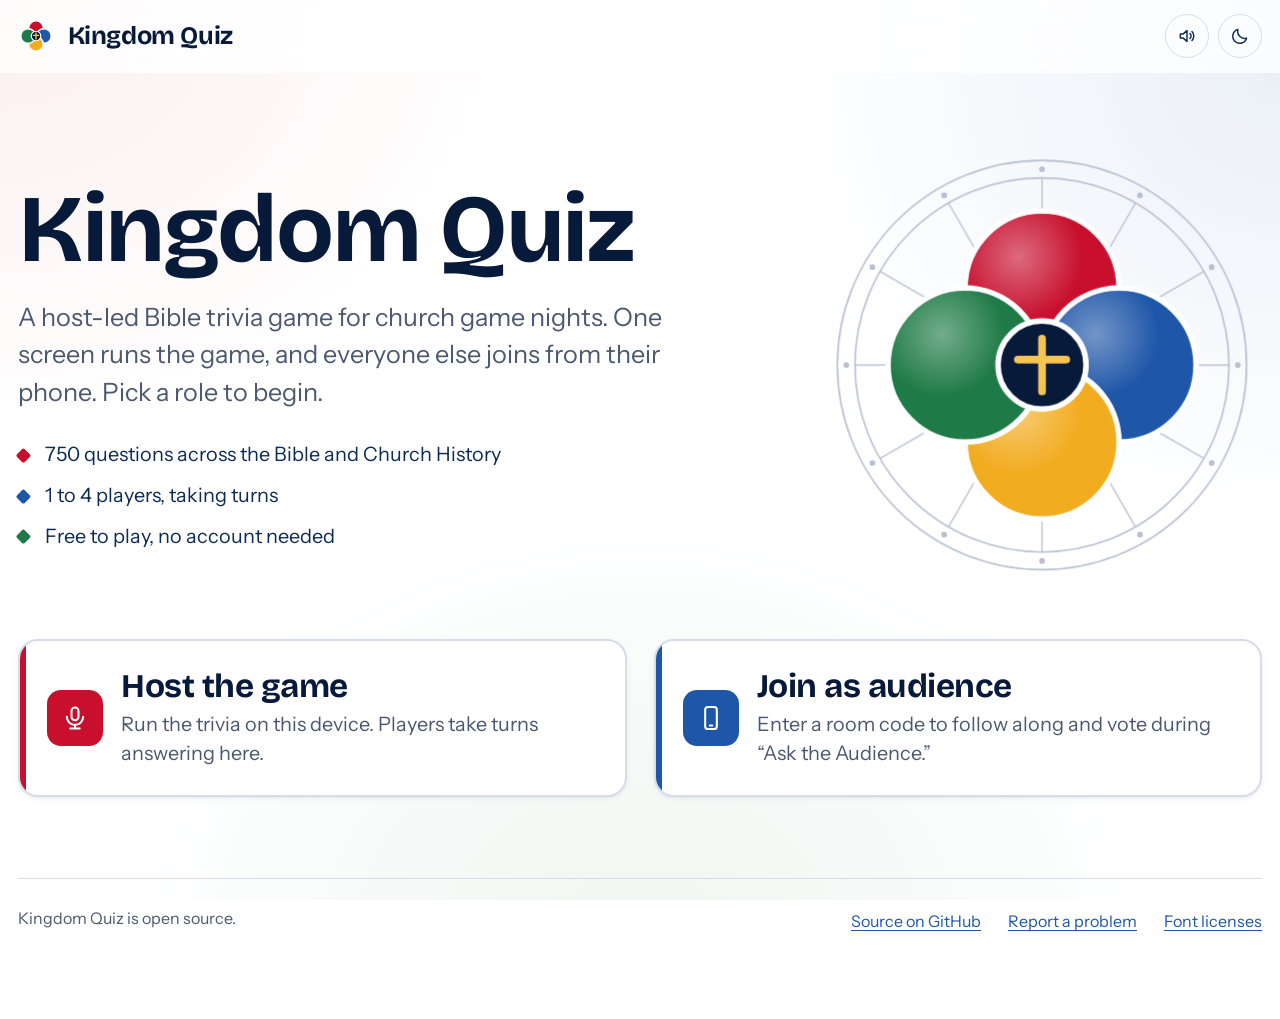
<file: index.html>
<!DOCTYPE html>
<html lang="en">
<head>
<meta charset="UTF-8" />
<meta name="viewport" content="width=device-width, initial-scale=1, viewport-fit=cover" />
<title>Kingdom Quiz — Bible Trivia Night</title>
<meta name="description" content="A free, host-led Bible trivia game for church game nights. One screen runs the game and everyone else joins from their phone to vote. 750 questions across the Bible and Church History." />
<link rel="canonical" href="%SITE_URL%" />
<meta name="robots" content="index, follow" />
<meta name="color-scheme" content="light dark" />
<meta name="theme-color" content="#ffffff" />
<meta name="application-name" content="Kingdom Quiz" />
<meta name="apple-mobile-web-app-title" content="Kingdom Quiz" />
<meta name="mobile-web-app-capable" content="yes" />
<meta name="apple-mobile-web-app-capable" content="yes" />
<meta name="apple-mobile-web-app-status-bar-style" content="default" />

<!-- Content Security Policy. Firebase (audience voting) is the only third party. -->
<meta http-equiv="Content-Security-Policy" content="default-src 'self'; script-src 'self' https://www.gstatic.com; style-src 'self'; img-src 'self' data:; font-src 'self'; connect-src 'self' https://*.googleapis.com https://*.firebaseio.com wss://*.firebaseio.com https://*.firebasedatabase.app wss://*.firebasedatabase.app; manifest-src 'self'; worker-src 'self'; frame-src 'none'; object-src 'none'; base-uri 'self'; form-action 'none'" />
<meta name="referrer" content="strict-origin-when-cross-origin" />

<!-- Social previews -->
<meta property="og:type" content="website" />
<meta property="og:site_name" content="Kingdom Quiz" />
<meta property="og:title" content="Kingdom Quiz — Bible Trivia Night" />
<meta property="og:description" content="A host-led Bible trivia game for church game nights. Run it on one screen; everyone joins from their phone." />
<meta property="og:url" content="%SITE_URL%" />
<meta property="og:image" content="%SITE_URL%assets/og-image.png" />
<meta property="og:image:width" content="1200" />
<meta property="og:image:height" content="630" />
<meta property="og:image:alt" content="Kingdom Quiz: a four-color rose window beside the words Kingdom Quiz and Bible trivia night." />
<meta name="twitter:card" content="summary_large_image" />
<meta name="twitter:title" content="Kingdom Quiz — Bible Trivia Night" />
<meta name="twitter:description" content="A host-led Bible trivia game for church game nights. Run it on one screen; everyone joins from their phone." />
<meta name="twitter:image" content="%SITE_URL%assets/og-image.png" />

<!-- Icons and manifest -->
<link rel="icon" href="favicon.svg" type="image/svg+xml" />
<link rel="icon" href="favicon.ico" sizes="48x48" />
<link rel="apple-touch-icon" href="assets/icons/apple-touch-icon.png" />
<link rel="manifest" href="manifest.webmanifest" />

<!-- Sets light or dark before first paint so the page never flashes the wrong theme -->
<script src="js/theme-init.js"></script>

<link rel="preload" href="assets/fonts/bricolage-700.woff" as="font" type="font/woff" crossorigin />
<link rel="preload" href="assets/fonts/instrument-400.woff" as="font" type="font/woff" crossorigin />
<link rel="stylesheet" href="css/tokens.css" />
<link rel="stylesheet" href="css/style.css" />
<script type="module" src="js/app.js"></script>

<script type="application/ld+json">
{
  "@context": "https://schema.org",
  "@type": "WebApplication",
  "name": "Kingdom Quiz",
  "description": "A host-led Bible trivia game for church game nights, with 600 Bible questions and 150 Church History questions.",
  "url": "%SITE_URL%",
  "applicationCategory": "GameApplication",
  "operatingSystem": "Any",
  "browserRequirements": "Requires JavaScript",
  "isAccessibleForFree": true,
  "inLanguage": "en"
}
</script>
</head>
<body>

<!-- ============ Icon sprite (stroke icons, 24px grid) ============ -->
<svg class="sprite" width="0" height="0" aria-hidden="true" focusable="false">
  <defs>
    <symbol id="i-mic" viewBox="0 0 24 24"><rect x="9" y="3" width="6" height="11" rx="3"/><path d="M5 11a7 7 0 0 0 14 0M12 18v3M8 21h8"/></symbol>
    <symbol id="i-phone" viewBox="0 0 24 24"><rect x="7" y="2.5" width="10" height="19" rx="2.5"/><path d="M11 18.5h2"/></symbol>
    <symbol id="i-turns" viewBox="0 0 24 24"><path d="M17 3l3 3-3 3"/><path d="M4 11V9a3 3 0 0 1 3-3h13"/><path d="M7 21l-3-3 3-3"/><path d="M20 13v2a3 3 0 0 1-3 3H4"/></symbol>
    <symbol id="i-trophy" viewBox="0 0 24 24"><path d="M8 4h8v6a4 4 0 0 1-8 0V4z"/><path d="M8 6H5a1 1 0 0 0-1 1c0 2.2 1.8 4 4 4M16 6h3a1 1 0 0 1 1 1c0 2.2-1.8 4-4 4"/><path d="M12 14v4M8.5 21h7M9.5 18h5"/></symbol>
    <symbol id="i-cards" viewBox="0 0 24 24"><rect x="3.5" y="7" width="11" height="14" rx="2"/><path d="M8.5 7V5a2 2 0 0 1 2-2h8a2 2 0 0 1 2 2v10a2 2 0 0 1-2 2h-1.5"/></symbol>
    <symbol id="i-bell" viewBox="0 0 24 24"><path d="M6 16v-5a6 6 0 1 1 12 0v5l1.5 2h-15L6 16z"/><path d="M10 21a2 2 0 0 0 4 0"/></symbol>
    <symbol id="i-crown" viewBox="0 0 24 24"><path d="M3.5 19h17M4.5 7l4.5 5 3-7 3 7 4.5-5-1.5 12h-13L4.5 7z"/></symbol>
    <symbol id="i-split" viewBox="0 0 24 24"><circle cx="12" cy="12" r="9"/><path d="M12 3a9 9 0 0 1 0 18z" fill="currentColor"/></symbol>
    <symbol id="i-call" viewBox="0 0 24 24"><path d="M5 4h4l2 5-2.5 1.5a11 11 0 0 0 5 5L15 13l5 2v4a2 2 0 0 1-2 2A16 16 0 0 1 3 6a2 2 0 0 1 2-2z"/></symbol>
    <symbol id="i-users" viewBox="0 0 24 24"><circle cx="9" cy="8" r="3.5"/><path d="M2.5 20a6.5 6.5 0 0 1 13 0"/><path d="M16 4.6a3.5 3.5 0 0 1 0 6.8M18 14.2a6.5 6.5 0 0 1 3.5 5.8"/></symbol>
    <symbol id="i-vote" viewBox="0 0 24 24"><rect x="3.5" y="3.5" width="17" height="17" rx="4"/><path d="M8 12.5l3 3 5-6"/></symbol>
    <symbol id="i-volume" viewBox="0 0 24 24"><path d="M4 9.5v5h3.5L12 18.5v-13L7.5 9.5H4z"/><path d="M15.5 9a4 4 0 0 1 0 6M18 6.5a8 8 0 0 1 0 11"/></symbol>
    <symbol id="i-volume-off" viewBox="0 0 24 24"><path d="M4 9.5v5h3.5L12 18.5v-13L7.5 9.5H4z"/><path d="M16 9.5l5 5M21 9.5l-5 5"/></symbol>
    <symbol id="i-home" viewBox="0 0 24 24"><path d="M3.5 11L12 3.5 20.5 11"/><path d="M5.5 9.5V20h13V9.5"/><path d="M10 20v-6h4v6"/></symbol>
    <symbol id="i-sun" viewBox="0 0 24 24"><circle cx="12" cy="12" r="4"/><path d="M12 2.5v2M12 19.5v2M4.6 4.6L6 6M18 18l1.4 1.4M2.5 12h2M19.5 12h2M4.6 19.4L6 18M18 6l1.4-1.4"/></symbol>
    <symbol id="i-moon" viewBox="0 0 24 24"><path d="M20 14.5A8.5 8.5 0 0 1 9.5 4a8.5 8.5 0 1 0 10.5 10.5z"/></symbol>
    <symbol id="i-check" viewBox="0 0 24 24"><path d="M4.5 12.5l5 5L19.5 7"/></symbol>
    <symbol id="i-x" viewBox="0 0 24 24"><path d="M6 6l12 12M18 6L6 18"/></symbol>
    <symbol id="i-restart" viewBox="0 0 24 24"><path d="M4 12a8 8 0 1 0 2.6-5.9"/><path d="M4 4v4.5h4.5"/></symbol>
    <symbol id="i-skip" viewBox="0 0 24 24"><path d="M5 5l9 7-9 7V5z"/><path d="M18 5v14"/></symbol>
    <symbol id="i-next" viewBox="0 0 24 24"><path d="M5 12h14M13 6l6 6-6 6"/></symbol>
    <symbol id="i-book" viewBox="0 0 24 24"><path d="M12 6.5C10 5 7 4.5 4 5v13c3-.5 6 0 8 1.5 2-1.5 5-2 8-1.5V5c-3-.5-6 0-8 1.5z"/><path d="M12 6.5v13"/></symbol>
    <symbol id="i-church" viewBox="0 0 24 24"><path d="M12 2v5M10 4h4"/><path d="M12 7l6 4v9H6v-9l6-4z"/><path d="M10 20v-4a2 2 0 0 1 4 0v4"/></symbol>
    <symbol id="i-eye" viewBox="0 0 24 24"><path d="M2.5 12S6 5.5 12 5.5 21.5 12 21.5 12 18 18.5 12 18.5 2.5 12 2.5 12z"/><circle cx="12" cy="12" r="3"/></symbol>
    <symbol id="i-hash" viewBox="0 0 24 24"><path d="M5 9h15M4 15h15M10 3.5L8 20.5M16 3.5L14 20.5"/></symbol>
    <symbol id="i-alert" viewBox="0 0 24 24"><path d="M12 3.5l9.5 16.5h-19L12 3.5z"/><path d="M12 10v4.5M12 17.5h.01"/></symbol>
    <symbol id="i-info" viewBox="0 0 24 24"><circle cx="12" cy="12" r="9"/><path d="M12 11v5.5M12 7.5h.01"/></symbol>

    <!-- Brand mark: four lobes in the four answer colors, a cross at the heart -->
    <symbol id="logo-mark" viewBox="0 0 64 64">
      <circle cx="32" cy="18" r="13" fill="#c8102e" stroke="currentColor" stroke-width="2.5"/>
      <circle cx="46" cy="32" r="13" fill="#1e56a8" stroke="currentColor" stroke-width="2.5"/>
      <circle cx="32" cy="46" r="13" fill="#f2ac1f" stroke="currentColor" stroke-width="2.5"/>
      <circle cx="18" cy="32" r="13" fill="#1e7a46" stroke="currentColor" stroke-width="2.5"/>
      <circle cx="32" cy="32" r="8.5" fill="#081a3a" stroke="currentColor" stroke-width="2"/>
      <path d="M32 26.5v11M27.5 31h9" stroke="#f6c453" stroke-width="2.4" stroke-linecap="round" fill="none"/>
    </symbol>
  </defs>
</svg>

<a class="skip-link" href="#main">Skip to content</a>

<!-- Screen-reader announcements (scores, results, errors) -->
<div id="live" class="sr-only" role="status" aria-live="polite" aria-atomic="true"></div>

<!-- Confetti burst layer (decorative) -->
<div id="confettiLayer" class="confetti-layer" aria-hidden="true"></div>

<header class="site-header" id="siteHeader">
  <div class="header-inner">
    <span class="brand">
      <svg class="logo" aria-hidden="true" focusable="false"><use href="#logo-mark"/></svg>
      <span class="brand-name">Kingdom Quiz</span>
    </span>
    <div class="header-actions">
      <span id="roomBadge" class="room-badge" hidden></span>
      <button id="homeBtn" class="icon-btn" type="button" aria-label="Leave and go home" title="Leave and go home" hidden>
        <svg class="icon" aria-hidden="true"><use href="#i-home"/></svg>
      </button>
      <button id="muteBtn" class="icon-btn" type="button" aria-label="Sound is on. Turn sound off" aria-pressed="false" title="Sound on">
        <svg class="icon icon-on" aria-hidden="true"><use href="#i-volume"/></svg>
        <svg class="icon icon-off" aria-hidden="true"><use href="#i-volume-off"/></svg>
      </button>
      <button id="themeBtn" class="icon-btn" type="button" aria-label="Switch to dark theme" title="Switch theme">
        <svg class="icon icon-sun" aria-hidden="true"><use href="#i-sun"/></svg>
        <svg class="icon icon-moon" aria-hidden="true"><use href="#i-moon"/></svg>
      </button>
    </div>
  </div>
</header>

<main id="main" class="app" tabindex="-1">

  <noscript>
    <div class="notice notice-warning">
      <svg class="icon" aria-hidden="true"><use href="#i-alert"/></svg>
      <p>Kingdom Quiz runs in your browser and needs JavaScript. Turn it on for this page, then reload.</p>
    </div>
  </noscript>

  <!-- ============ SCREEN: HOME / ROLE SELECT ============ -->
  <section id="screen-role" class="screen screen-home" aria-labelledby="homeTitle">
    <div class="home-hero">
      <div class="home-copy">
        <h1 id="homeTitle" class="display" tabindex="-1">Kingdom Quiz</h1>
        <p class="lede">A host-led Bible trivia game for church game nights. One screen runs the game, and everyone else joins from their phone. Pick a role to begin.</p>
        <ul class="fact-list">
          <li>750 questions across the Bible and Church History</li>
          <li>1 to 4 players, taking turns</li>
          <li>Free to play, no account needed</li>
        </ul>
      </div>

      <div class="home-window" aria-hidden="true">
        <svg viewBox="0 0 400 400" class="rose" focusable="false">
          <defs>
            <radialGradient id="shine" cx="35%" cy="30%" r="75%">
              <stop offset="0" stop-color="#fff" stop-opacity="0.38"/>
              <stop offset="0.55" stop-color="#fff" stop-opacity="0"/>
            </radialGradient>
          </defs>
          <g class="rose-tracery">
            <circle cx="200" cy="200" r="186"/>
            <circle cx="200" cy="200" r="170"/>
            <line x1="200" y1="112" x2="200" y2="30"/>
            <line x1="244" y1="123.8" x2="285" y2="52.8"/>
            <line x1="276.2" y1="156" x2="347.2" y2="115"/>
            <line x1="288" y1="200" x2="370" y2="200"/>
            <line x1="276.2" y1="244" x2="347.2" y2="285"/>
            <line x1="244" y1="276.2" x2="285" y2="347.2"/>
            <line x1="200" y1="288" x2="200" y2="370"/>
            <line x1="156" y1="276.2" x2="115" y2="347.2"/>
            <line x1="123.8" y1="244" x2="52.8" y2="285"/>
            <line x1="112" y1="200" x2="30" y2="200"/>
            <line x1="123.8" y1="156" x2="52.8" y2="115"/>
            <line x1="156" y1="123.8" x2="115" y2="52.8"/>
          </g>
          <g class="rose-beads">
            <circle cx="200" cy="22" r="2.6"/><circle cx="289" cy="45.8" r="2.6"/><circle cx="354.2" cy="111" r="2.6"/>
            <circle cx="378" cy="200" r="2.6"/><circle cx="354.2" cy="289" r="2.6"/><circle cx="289" cy="354.2" r="2.6"/>
            <circle cx="200" cy="378" r="2.6"/><circle cx="111" cy="354.2" r="2.6"/><circle cx="45.8" cy="289" r="2.6"/>
            <circle cx="22" cy="200" r="2.6"/><circle cx="45.8" cy="111" r="2.6"/><circle cx="111" cy="45.8" r="2.6"/>
          </g>
          <g class="rose-lobes">
            <g class="lobe lobe-a"><circle cx="200" cy="130" r="70" fill="#c8102e"/><circle cx="200" cy="130" r="70" fill="url(#shine)"/></g>
            <g class="lobe lobe-b"><circle cx="270" cy="200" r="70" fill="#1e56a8"/><circle cx="270" cy="200" r="70" fill="url(#shine)"/></g>
            <g class="lobe lobe-c"><circle cx="200" cy="270" r="70" fill="#f2ac1f"/><circle cx="200" cy="270" r="70" fill="url(#shine)"/></g>
            <g class="lobe lobe-d"><circle cx="130" cy="200" r="70" fill="#1e7a46"/><circle cx="130" cy="200" r="70" fill="url(#shine)"/></g>
          </g>
          <g class="rose-heart">
            <circle cx="200" cy="200" r="40" fill="#081a3a"/>
            <path d="M200 176v48M178 195h44" stroke="#f6c453" stroke-width="7" stroke-linecap="round" fill="none"/>
          </g>
        </svg>
      </div>
    </div>

    <div class="role-grid" role="group" aria-label="Choose your role">
      <button class="role-card role-card-host" type="button" data-role="host">
        <span class="role-icon"><svg class="icon" aria-hidden="true"><use href="#i-mic"/></svg></span>
        <span class="role-text">
          <span class="role-title">Host the game</span>
          <span class="role-desc">Run the trivia on this device. Players take turns answering here.</span>
        </span>
      </button>
      <button class="role-card role-card-audience" type="button" data-role="audience">
        <span class="role-icon"><svg class="icon" aria-hidden="true"><use href="#i-phone"/></svg></span>
        <span class="role-text">
          <span class="role-title">Join as audience</span>
          <span class="role-desc">Enter a room code to follow along and vote during “Ask the Audience.”</span>
        </span>
      </button>
    </div>

    <footer class="home-footer">
      <p>Kingdom Quiz is open source.</p>
      <nav aria-label="Project links">
        <a href="https://github.com/rccgkd/bible-trivia-game" target="_blank" rel="noopener noreferrer">Source on GitHub</a>
        <a href="https://github.com/rccgkd/bible-trivia-game/issues/new/choose" target="_blank" rel="noopener noreferrer">Report a problem</a>
        <a href="assets/fonts/OFL-BricolageGrotesque.txt">Font licenses</a>
      </nav>
    </footer>
  </section>

  <!-- ============ SCREEN: HOST TUTORIAL ============ -->
  <section id="screen-rules" class="screen narrow" aria-labelledby="rulesTitle" hidden>
    <div class="panel">
      <h1 id="rulesTitle" class="display-sm" tabindex="-1">How to play</h1>
      <p class="lede lede-sm">A 60-second walkthrough before we start. Here is everything you will see on screen.</p>

      <div class="tutorial-grid">
        <article class="tutorial-card">
          <span class="tutorial-icon"><svg class="icon" aria-hidden="true"><use href="#i-turns"/></svg></span>
          <h2 class="tutorial-title">Turns</h2>
          <p>One to four players take turns answering, one question at a time, going around the table.</p>
        </article>
        <article class="tutorial-card">
          <span class="tutorial-icon"><svg class="icon" aria-hidden="true"><use href="#i-trophy"/></svg></span>
          <h2 class="tutorial-title">Scoring</h2>
          <p class="pill-row">
            <span class="pill pill-good">+10 correct</span>
            <span class="pill pill-bad">−5 wrong</span>
            <span class="pill">0 pass</span>
          </p>
        </article>
        <article class="tutorial-card">
          <span class="tutorial-icon"><svg class="icon" aria-hidden="true"><use href="#i-cards"/></svg></span>
          <h2 class="tutorial-title">Lifelines</h2>
          <p>Each player gets these <strong>once per game</strong>:</p>
          <ul class="tutorial-sublist">
            <li><strong>50:50</strong> removes two wrong options</li>
            <li><strong>Phone a Friend</strong> gives 30 seconds to ask someone</li>
            <li><strong>Ask the Audience</strong> lets everyone vote live</li>
          </ul>
        </article>
        <article class="tutorial-card">
          <span class="tutorial-icon"><svg class="icon" aria-hidden="true"><use href="#i-mic"/></svg></span>
          <h2 class="tutorial-title">Host control</h2>
          <p>Only the host reveals answers and moves the game to the next turn.</p>
        </article>
        <article class="tutorial-card">
          <span class="tutorial-icon"><svg class="icon" aria-hidden="true"><use href="#i-bell"/></svg></span>
          <h2 class="tutorial-title">Score pop-up</h2>
          <p>After every answer, a quick pop-up shows the points earned and the running total, then it is straight to the next turn.</p>
        </article>
        <article class="tutorial-card">
          <span class="tutorial-icon"><svg class="icon" aria-hidden="true"><use href="#i-crown"/></svg></span>
          <h2 class="tutorial-title">Winning</h2>
          <p>Once everyone’s questions are done, the highest score wins the crown.</p>
        </article>
      </div>

      <button id="rulesContinueBtn" class="btn btn-primary btn-block" type="button">Got it, let’s set up</button>
    </div>
  </section>

  <!-- ============ SCREEN: AUDIENCE TUTORIAL ============ -->
  <section id="screen-audience-tutorial" class="screen narrow" aria-labelledby="audTutTitle" hidden>
    <div class="panel">
      <h1 id="audTutTitle" class="display-sm" tabindex="-1">Joining as audience</h1>
      <p class="lede lede-sm">Here is what happens on your phone during the game.</p>

      <div class="tutorial-grid">
        <article class="tutorial-card">
          <span class="tutorial-icon"><svg class="icon" aria-hidden="true"><use href="#i-hash"/></svg></span>
          <h2 class="tutorial-title">Enter the code</h2>
          <p>Type the 4-character room code shown on the host’s screen.</p>
        </article>
        <article class="tutorial-card">
          <span class="tutorial-icon"><svg class="icon" aria-hidden="true"><use href="#i-eye"/></svg></span>
          <h2 class="tutorial-title">Watch and wait</h2>
          <p>You will see the current question and whose turn it is. No action is needed most of the time.</p>
        </article>
        <article class="tutorial-card">
          <span class="tutorial-icon"><svg class="icon" aria-hidden="true"><use href="#i-users"/></svg></span>
          <h2 class="tutorial-title">When it’s voting time</h2>
          <p>If the host uses “Ask the Audience,” your options light up. Tap the one you believe is right.</p>
        </article>
        <article class="tutorial-card">
          <span class="tutorial-icon"><svg class="icon" aria-hidden="true"><use href="#i-vote"/></svg></span>
          <h2 class="tutorial-title">One vote only</h2>
          <p>Once you tap an answer it is locked in. Watch the results fill live on the host’s screen.</p>
        </article>
      </div>

      <button id="audienceTutorialContinueBtn" class="btn btn-primary btn-block" type="button">Got it, join a room</button>
    </div>
  </section>

  <!-- ============ SCREEN: HOST SETUP ============ -->
  <section id="screen-host-setup" class="screen narrow" aria-labelledby="setupTitle" hidden>
    <form id="setupForm" class="panel" novalidate>
      <h1 id="setupTitle" class="display-sm" tabindex="-1">Set up your game</h1>

      <div class="field">
        <label for="playerCountSelect">How many players?</label>
        <select id="playerCountSelect" class="input">
          <option value="1">1 player</option>
          <option value="2" selected>2 players</option>
          <option value="3">3 players</option>
          <option value="4">4 players</option>
        </select>
      </div>

      <fieldset class="field">
        <legend>Player names</legend>
        <div id="playerNameInputs" class="name-grid"></div>
      </fieldset>

      <fieldset class="field">
        <legend>Question category</legend>
        <div class="chip-group" id="categoryRow">
          <label class="chip">
            <input type="radio" name="category" value="bible" checked />
            <span><svg class="icon" aria-hidden="true"><use href="#i-book"/></svg>Bible</span>
          </label>
          <label class="chip">
            <input type="radio" name="category" value="history" />
            <span><svg class="icon" aria-hidden="true"><use href="#i-church"/></svg>Church History</span>
          </label>
        </div>
        <p class="hint" id="categoryHint">Names, places, numbers, and events straight from Scripture.</p>
      </fieldset>

      <fieldset class="field">
        <legend>Questions per player</legend>
        <div class="chip-group" id="questionsPerPlayerRow">
          <label class="chip chip-num"><input type="radio" name="perPlayer" value="5" /><span>5</span></label>
          <label class="chip chip-num"><input type="radio" name="perPlayer" value="10" checked /><span>10</span></label>
          <label class="chip chip-num"><input type="radio" name="perPlayer" value="15" /><span>15</span></label>
          <label class="chip chip-num"><input type="radio" name="perPlayer" value="20" /><span>20</span></label>
        </div>
      </fieldset>

      <button id="startGameBtn" class="btn btn-primary btn-block" type="submit">
        <span class="btn-label">Start game</span>
        <span class="btn-spinner" aria-hidden="true"></span>
      </button>
      <p class="hint center">This creates a room code your audience can join from their phones.</p>
    </form>
  </section>

  <!-- ============ SCREEN: HOST GAME ============ -->
  <section id="screen-host-game" class="screen" aria-label="Game in progress" hidden>
    <div class="host-layout">

      <div class="quiz-stage-wrap">
        <div class="quiz-stage" id="quizStage">
          <div class="stage-turn-row">
            <h1 class="stage-turn-label" id="activePlayerLabel" tabindex="-1">Player 1’s turn</h1>
            <span class="stage-round-label" id="roundLabel">Question 1 of 10</span>
          </div>
          <p class="question-text" id="questionText">Loading question…</p>
          <div class="options-list" id="optionsGrid" role="group" aria-label="Answer options"></div>
        </div>
        <div class="stage-sweep" id="stageSweep" aria-hidden="true"></div>
      </div>

      <div class="control-deck">
        <div id="audienceResultsPanel" class="audience-results" hidden>
          <div class="audience-head">
            <h2 class="audience-title">The audience says</h2>
            <span id="hostAskTimer" class="audience-timer">20s</span>
          </div>
          <div class="timer-track" aria-hidden="true"><div id="hostAskTimerBar" class="timer-fill"></div></div>
          <div id="audienceBars" class="audience-bars"></div>
        </div>

        <div class="host-action-row">
          <button id="submitAnswerBtn" class="btn btn-primary" type="button" disabled>
            <svg class="icon" aria-hidden="true"><use href="#i-check"/></svg>Submit answer
          </button>
          <button id="passBtn" class="btn btn-ghost" type="button">
            <svg class="icon" aria-hidden="true"><use href="#i-skip"/></svg>Pass and reveal
          </button>
          <button id="nextTurnBtn" class="btn btn-accent" type="button" hidden>
            Next turn<svg class="icon" aria-hidden="true"><use href="#i-next"/></svg>
          </button>
        </div>

        <p id="explanationText" class="explanation" hidden></p>

        <div class="lifeline-row" role="group" aria-label="Lifelines">
          <button class="lifeline-btn" id="lifeline5050" type="button" data-lifeline="fiftyFifty">
            <svg class="icon" aria-hidden="true"><use href="#i-split"/></svg>50:50
          </button>
          <button class="lifeline-btn" id="lifelinePhone" type="button" data-lifeline="phoneAFriend">
            <svg class="icon" aria-hidden="true"><use href="#i-call"/></svg>Phone a Friend
          </button>
          <button class="lifeline-btn" id="lifelineAudience" type="button" data-lifeline="askAudience">
            <svg class="icon" aria-hidden="true"><use href="#i-users"/></svg>Ask the Audience
          </button>
        </div>

        <div class="deck-foot">
          <button id="restartMidGameBtn" class="btn btn-quiet btn-sm" type="button">
            <svg class="icon" aria-hidden="true"><use href="#i-restart"/></svg>Restart game
          </button>
          <p class="shortcut-hint">Keyboard: A–D to choose, Enter to submit, N for next turn</p>
        </div>
      </div>
    </div>
  </section>

  <!-- ============ SCREEN: AUDIENCE JOIN ============ -->
  <section id="screen-audience-join" class="screen narrow" aria-labelledby="joinTitle" hidden>
    <form id="joinForm" class="panel center" novalidate>
      <h1 id="joinTitle" class="display-sm" tabindex="-1">Join a room</h1>
      <p class="lede lede-sm">Ask the host for the 4-character room code shown on their screen.</p>
      <div class="field">
        <label for="roomCodeInput" class="sr-only">Room code</label>
        <input id="roomCodeInput" class="input code-input" maxlength="4" placeholder="ABCD" autocapitalize="characters" autocomplete="off" autocorrect="off" spellcheck="false" inputmode="text" aria-describedby="joinError" />
      </div>
      <button id="joinRoomBtn" class="btn btn-primary btn-block" type="submit">
        <span class="btn-label">Join room</span>
        <span class="btn-spinner" aria-hidden="true"></span>
      </button>
      <p id="joinError" class="form-error" role="alert" hidden>Room not found. Double-check the code and try again.</p>
    </form>
  </section>

  <!-- ============ SCREEN: AUDIENCE VIEW ============ -->
  <section id="screen-audience-view" class="screen" aria-label="Following the game" hidden>
    <div class="quiz-stage audience-stage">
      <h1 class="stage-turn-label" id="audienceActivePlayer" tabindex="-1">Waiting for host…</h1>
      <p class="question-text" id="audienceQuestionText">The game will begin shortly.</p>

      <div id="audienceWaiting" class="waiting">
        <span class="pulse-dot" aria-hidden="true"></span>
        <p id="audienceWaitingText">Watching the host’s screen…</p>
      </div>

      <div id="audienceVotingPanel" hidden>
        <div class="timer-track" aria-hidden="true"><div id="audienceTimerBar" class="timer-fill"></div></div>
        <p class="vote-timer" id="audienceTimer">20s to vote</p>
        <div class="options-list" id="audienceOptionsGrid" role="group" aria-label="Vote for an answer"></div>
        <p id="audienceVoteConfirm" class="vote-confirm" hidden>
          <svg class="icon" aria-hidden="true"><use href="#i-check"/></svg>Vote recorded. Watch the results fill in live.
        </p>
      </div>
    </div>
  </section>

  <!-- ============ SCREEN: GAME OVER ============ -->
  <section id="screen-gameover" class="screen narrow" aria-labelledby="gameoverTitle" hidden>
    <div class="panel center">
      <h1 id="gameoverTitle" class="display-sm" tabindex="-1">Game over</h1>
      <p class="lede lede-sm">Final ranking, best to last.</p>
      <ol id="leaderboardTable" class="leaderboard"></ol>

      <div class="host-action-row center">
        <button id="rematchBtn" class="btn btn-primary" type="button">Rematch (reset scores)</button>
        <button id="newGameBtn" class="btn btn-ghost" type="button">New game, new players</button>
      </div>
    </div>
  </section>

</main>

<!-- ============ Dialogs ============ -->
<dialog id="confirmDialog" class="dialog" aria-labelledby="confirmTitle" aria-describedby="confirmText">
  <div class="dialog-card">
    <h2 id="confirmTitle" class="dialog-title"></h2>
    <p id="confirmText" class="dialog-text"></p>
    <div class="dialog-actions">
      <button id="confirmCancel" class="btn btn-ghost" type="button">Cancel</button>
      <button id="confirmOk" class="btn btn-primary" type="button">Confirm</button>
    </div>
  </div>
</dialog>

<dialog id="phoneDialog" class="dialog" aria-labelledby="phoneTitle">
  <div class="dialog-card center">
    <h2 id="phoneTitle" class="dialog-title">Phone a Friend</h2>
    <p class="dialog-text">Step away and consult someone off-screen. You have:</p>
    <p id="phoneCountdown" class="phone-count" aria-hidden="true">30</p>
    <div class="timer-track" aria-hidden="true"><div id="phoneTimerBar" class="timer-fill"></div></div>
    <button id="phoneDoneBtn" class="btn btn-primary btn-block" type="button">Done</button>
  </div>
</dialog>

<!-- Toasts -->
<div id="toasts" class="toasts" aria-live="polite"></div>

</body>
</html>
</file>
<file: css/tokens.css>
/* ============================================================
   Kingdom Quiz: design tokens

   Everything visual comes from the variables in this file.
   To restyle the site, change values here (see docs/CUSTOMIZING.md).

   Brand: a prime-time quiz show staged in a cathedral's light.
   The four answer colors are the four colors of the RCCG emblem
   (red, blue, gold, green), and they also make up the rose-window
   logo. Navy is the stage; white is the page.
   ============================================================ */

/* ---------- Fonts (self-hosted, SIL Open Font License) ----------
   Bricolage Grotesque: display + headings
   Instrument Sans:     body + interface
   Licenses live next to the files in assets/fonts/. */
@font-face {
  font-family: "Bricolage Grotesque";
  src: url("../assets/fonts/bricolage-400.woff") format("woff");
  font-weight: 400;
  font-style: normal;
  font-display: swap;
}
@font-face {
  font-family: "Bricolage Grotesque";
  src: url("../assets/fonts/bricolage-700.woff") format("woff");
  font-weight: 700;
  font-style: normal;
  font-display: swap;
}
@font-face {
  font-family: "Instrument Sans";
  src: url("../assets/fonts/instrument-400.woff") format("woff");
  font-weight: 400;
  font-style: normal;
  font-display: swap;
}
@font-face {
  font-family: "Instrument Sans";
  src: url("../assets/fonts/instrument-700.woff") format("woff");
  font-weight: 700;
  font-style: normal;
  font-display: swap;
}

:root {
  /* ---------- Raw palette ---------- */
  --navy-950: #050e22;
  --navy-900: #081a3a;
  --navy-800: #0b2147;
  --navy-700: #0d2b57;   /* RCCG blue, used for text on light */
  --navy-600: #17407f;

  --blue-700: #174488;
  --blue-600: #1e56a8;   /* primary */
  --blue-500: #2d6fd6;
  --blue-300: #7fb0ff;
  --blue-100: #e6eefb;

  --red-700: #a50d26;
  --red-600: #c8102e;    /* RCCG red */
  --red-300: #ff8a8a;
  --red-100: #fde8eb;

  --green-700: #17653a;
  --green-600: #1e7a46;  /* RCCG green */
  --green-300: #4ade9a;
  --green-100: #e1f3e7;

  --gold-700: #8a5a00;
  --gold-500: #f2ac1f;   /* gold: highlights, crown, answer C */
  --gold-300: #f6c453;
  --gold-100: #fff3d6;

  /* Neutral scale (slightly blue, to sit with the navy) */
  --n-0: #ffffff;
  --n-50: #f3f5f9;
  --n-100: #e8ecf3;
  --n-200: #d6dce8;
  --n-300: #b8c1d3;
  --n-400: #8d99b0;
  --n-500: #66738e;
  --n-600: #4b5870;
  --n-700: #343f55;
  --n-800: #1f2940;
  --n-900: #101830;

  /* Answer tile colors: A red, B blue, C gold, D green.
     Letters on them are white, except on gold (navy). All pass WCAG AA. */
  --opt-a: var(--red-600);
  --opt-b: var(--blue-600);
  --opt-c: var(--gold-500);
  --opt-d: var(--green-600);
  --on-opt-a: #ffffff;
  --on-opt-b: #ffffff;
  --on-opt-c: var(--navy-900);
  --on-opt-d: #ffffff;

  /* The quiz stage is always dark, in light and dark mode */
  --stage-bg: radial-gradient(ellipse 120% 90% at 50% -15%, #2a3a68 0%, #131b34 52%, #0b1024 100%);
  --stage-solid: #0b1024;
  --stage-text: #ffffff;
  --stage-muted: #b9c4de;
  --stage-line: rgb(255 255 255 / 0.2);
  --stage-gold: var(--gold-300);

  /* ---------- Typography ---------- */
  --font-display: "Bricolage Grotesque", "Helvetica Neue", Helvetica, Arial, system-ui, sans-serif;
  --font-body: "Instrument Sans", system-ui, -apple-system, "Segoe UI", Roboto, "Helvetica Neue", Arial, sans-serif;

  /* Fluid type scale (min at 320px, max at 1440px) */
  --step--1: clamp(0.84rem, 0.82rem + 0.1vw, 0.92rem);
  --step-0: clamp(1rem, 0.96rem + 0.2vw, 1.125rem);
  --step-1: clamp(1.2rem, 1.12rem + 0.4vw, 1.4rem);
  --step-2: clamp(1.45rem, 1.3rem + 0.75vw, 1.85rem);
  --step-3: clamp(1.8rem, 1.5rem + 1.5vw, 2.6rem);
  --step-4: clamp(2.3rem, 1.8rem + 2.5vw, 3.6rem);
  --step-5: clamp(3rem, 2.1rem + 4.5vw, 5.6rem);

  --leading-tight: 1.08;
  --leading-snug: 1.3;
  --leading-body: 1.6;
  --tracking-display: -0.025em;
  --tracking-heading: -0.015em;

  /* ---------- Spacing (4px base) ---------- */
  --space-1: 0.25rem;
  --space-2: 0.5rem;
  --space-3: 0.75rem;
  --space-4: 1rem;
  --space-5: 1.5rem;
  --space-6: 2rem;
  --space-7: 3rem;
  --space-8: 4.5rem;
  --space-9: 7rem;

  /* ---------- Shape ---------- */
  --radius-xs: 6px;
  --radius-sm: 10px;
  --radius-md: 14px;
  --radius-lg: 20px;
  --radius-xl: 28px;
  --radius-pill: 999px;

  --border-w: 1px;
  --container: 1200px;
  --container-narrow: 680px;
  --header-h: 72px;
  --header-h-small: 56px;
  --tap: 44px;   /* minimum touch target */

  /* ---------- Layering ---------- */
  --z-base: 1;
  --z-header: 20;
  --z-dialog: 40;
  --z-toast: 60;
  --z-popup: 70;
  --z-confetti: 80;

  /* ---------- Motion ---------- */
  --dur-fast: 120ms;
  --dur-base: 220ms;
  --dur-slow: 480ms;
  --dur-stage: 700ms;
  --ease-out: cubic-bezier(0.22, 1, 0.36, 1);
  --ease-in-out: cubic-bezier(0.65, 0, 0.35, 1);
  --ease-spring: cubic-bezier(0.34, 1.4, 0.64, 1);
}

/* ============================================================
   Themes. The attribute data-theme is set before first paint by
   js/theme-init.js. The media query below only matters when
   JavaScript is switched off.
   ============================================================ */
:root,
:root[data-theme="light"] {
  color-scheme: light;

  --bg: var(--n-0);
  --bg-subtle: var(--n-50);
  --surface: var(--n-0);
  --surface-2: var(--n-50);
  --text: var(--navy-700);
  --text-strong: var(--navy-900);
  --text-muted: var(--n-600);
  --border: var(--n-200);
  --border-strong: var(--n-300);

  --primary: var(--blue-600);
  --primary-hover: var(--blue-700);
  --on-primary: #ffffff;
  --accent: var(--gold-500);
  --on-accent: var(--navy-900);
  --link: var(--blue-600);
  --focus: var(--blue-600);

  --success: var(--green-600);
  --success-bg: var(--green-100);
  --success-text: var(--green-700);
  --danger: var(--red-600);
  --danger-bg: var(--red-100);
  --danger-text: var(--red-700);
  --warning: var(--gold-700);
  --warning-bg: var(--gold-100);
  --info: var(--blue-600);
  --info-bg: var(--blue-100);

  --header-bg: rgb(255 255 255 / 0.78);
  --overlay: rgb(8 26 58 / 0.62);
  --selection: rgb(30 86 168 / 0.22);
  --glow-1: rgb(200 16 46 / 0.07);
  --glow-2: rgb(30 86 168 / 0.09);
  --glow-3: rgb(30 122 70 / 0.07);

  --shadow-1: 0 1px 2px rgb(13 43 87 / 0.06), 0 2px 8px -2px rgb(13 43 87 / 0.08);
  --shadow-2: 0 2px 4px rgb(13 43 87 / 0.05), 0 12px 28px -10px rgb(13 43 87 / 0.2);
  --shadow-3: 0 4px 8px rgb(13 43 87 / 0.06), 0 30px 60px -24px rgb(13 43 87 / 0.35);
  --shadow-stage: 0 40px 80px -30px rgb(5 8 20 / 0.7);
}

:root[data-theme="dark"] {
  color-scheme: dark;

  --bg: #060f24;
  --bg-subtle: #0a1730;
  --surface: #0c1a3a;
  --surface-2: #11224a;
  --text: #eaf0fb;
  --text-strong: #ffffff;
  --text-muted: #a3b1cc;
  --border: #1d3260;
  --border-strong: #2d4680;

  --primary: var(--blue-500);
  --primary-hover: #4684e6;
  --on-primary: #ffffff;
  --accent: var(--gold-500);
  --on-accent: var(--navy-900);
  --link: var(--blue-300);
  --focus: var(--gold-300);

  --success: var(--green-300);
  --success-bg: rgb(74 222 154 / 0.14);
  --success-text: var(--green-300);
  --danger: var(--red-300);
  --danger-bg: rgb(255 138 138 / 0.14);
  --danger-text: var(--red-300);
  --warning: var(--gold-300);
  --warning-bg: rgb(246 196 83 / 0.14);
  --info: var(--blue-300);
  --info-bg: rgb(127 176 255 / 0.14);

  --header-bg: rgb(6 15 36 / 0.78);
  --overlay: rgb(2 6 18 / 0.72);
  --selection: rgb(246 196 83 / 0.3);
  --glow-1: rgb(200 16 46 / 0.12);
  --glow-2: rgb(45 111 214 / 0.16);
  --glow-3: rgb(30 122 70 / 0.12);

  --shadow-1: 0 1px 2px rgb(0 0 0 / 0.4);
  --shadow-2: 0 2px 4px rgb(0 0 0 / 0.3), 0 14px 30px -10px rgb(0 0 0 / 0.55);
  --shadow-3: 0 4px 8px rgb(0 0 0 / 0.3), 0 34px 64px -24px rgb(0 0 0 / 0.7);
  --shadow-stage: 0 40px 80px -30px rgb(0 0 0 / 0.8);
}

@media (prefers-color-scheme: dark) {
  :root:not([data-theme]) {
    color-scheme: dark;

    --bg: #060f24;
    --bg-subtle: #0a1730;
    --surface: #0c1a3a;
    --surface-2: #11224a;
    --text: #eaf0fb;
    --text-strong: #ffffff;
    --text-muted: #a3b1cc;
    --border: #1d3260;
    --border-strong: #2d4680;
    --primary: var(--blue-500);
    --primary-hover: #4684e6;
    --link: var(--blue-300);
    --focus: var(--gold-300);
    --success: var(--green-300);
    --success-bg: rgb(74 222 154 / 0.14);
    --success-text: var(--green-300);
    --danger: var(--red-300);
    --danger-bg: rgb(255 138 138 / 0.14);
    --danger-text: var(--red-300);
    --warning: var(--gold-300);
    --warning-bg: rgb(246 196 83 / 0.14);
    --info: var(--blue-300);
    --info-bg: rgb(127 176 255 / 0.14);
    --header-bg: rgb(6 15 36 / 0.78);
    --overlay: rgb(2 6 18 / 0.72);
    --selection: rgb(246 196 83 / 0.3);
    --glow-1: rgb(200 16 46 / 0.12);
    --glow-2: rgb(45 111 214 / 0.16);
    --glow-3: rgb(30 122 70 / 0.12);
    --shadow-1: 0 1px 2px rgb(0 0 0 / 0.4);
    --shadow-2: 0 2px 4px rgb(0 0 0 / 0.3), 0 14px 30px -10px rgb(0 0 0 / 0.55);
    --shadow-3: 0 4px 8px rgb(0 0 0 / 0.3), 0 34px 64px -24px rgb(0 0 0 / 0.7);
    --shadow-stage: 0 40px 80px -30px rgb(0 0 0 / 0.8);
  }
}
</file>
<file: css/style.css>
/* ============================================================
   Kingdom Quiz: styles
   Tokens (colors, type, spacing, motion) live in tokens.css.
   Sections:
     1  Base and accessibility helpers
     2  Header
     3  Buttons, fields, chips
     4  Layout and screens (home, tutorials, setup)
     5  The quiz stage and answer tiles
     6  Control deck, lifelines, audience results
     7  Audience view, game over
     8  Dialogs, toasts, score pop-up, confetti
     9  Motion, forced colors, large screens
   ============================================================ */

/* ---------- 1. Base ---------- */
*, *::before, *::after { box-sizing: border-box; }

html {
  -webkit-text-size-adjust: 100%;
  text-size-adjust: 100%;
  scroll-padding-top: calc(var(--header-h) + var(--space-4));
  scrollbar-color: var(--border-strong) transparent;
  scrollbar-width: thin;
}
@media (prefers-reduced-motion: no-preference) {
  html { scroll-behavior: smooth; }
}

body {
  margin: 0;
  min-height: 100vh;
  min-height: 100dvh;
  background: var(--bg);
  color: var(--text);
  font-family: var(--font-body);
  font-size: var(--step-0);
  line-height: var(--leading-body);
  -webkit-font-smoothing: antialiased;
  -moz-osx-font-smoothing: grayscale;
  text-rendering: optimizeLegibility;
  overflow-x: hidden;
  /* Stained-glass light spilling in from the corners. Static, so it costs nothing to paint. */
  background-image:
    radial-gradient(60vmax 50vmax at 0% 0%, var(--glow-1), transparent 70%),
    radial-gradient(55vmax 50vmax at 100% 8%, var(--glow-2), transparent 70%),
    radial-gradient(60vmax 50vmax at 50% 105%, var(--glow-3), transparent 70%);
  background-attachment: fixed;
}

h1, h2, h3 {
  margin: 0;
  font-family: var(--font-display);
  font-weight: 700;
  color: var(--text-strong);
  letter-spacing: var(--tracking-heading);
  line-height: var(--leading-snug);
  text-wrap: balance;
}
p { margin: 0; text-wrap: pretty; }
a { color: var(--link); text-underline-offset: 0.2em; }
a:hover { text-decoration-thickness: 2px; }
button, input, select { font: inherit; color: inherit; }
button { cursor: pointer; }
[hidden] { display: none !important; }
ol, ul { margin: 0; padding: 0; }

::selection { background: var(--selection); }

::-webkit-scrollbar { width: 12px; height: 12px; }
::-webkit-scrollbar-thumb { background: var(--border-strong); border-radius: var(--radius-pill); border: 3px solid var(--bg); }
::-webkit-scrollbar-track { background: transparent; }

:focus-visible {
  outline: 3px solid var(--focus);
  outline-offset: 3px;
  border-radius: var(--radius-xs);
}
/* Headings that receive focus from script (after a screen change) don't need a ring */
[tabindex="-1"]:focus { outline: none; }
.app:focus { outline: none; }

.sr-only {
  position: absolute; width: 1px; height: 1px; margin: -1px; padding: 0;
  overflow: hidden; clip: rect(0 0 0 0); white-space: nowrap; border: 0;
}
.sprite { position: absolute; width: 0; height: 0; overflow: hidden; }

.skip-link {
  position: fixed; top: var(--space-3); left: var(--space-3); z-index: calc(var(--z-toast) + 10);
  padding: var(--space-3) var(--space-4);
  background: var(--text-strong); color: var(--bg);
  border-radius: var(--radius-sm); font-weight: 700; text-decoration: none;
  transform: translateY(-200%);
}
.skip-link:focus { transform: translateY(0); }

.icon {
  width: 1.25em; height: 1.25em; flex-shrink: 0;
  fill: none; stroke: currentColor; stroke-width: 1.75;
  stroke-linecap: round; stroke-linejoin: round;
}

/* ---------- 2. Header ---------- */
.site-header {
  position: sticky; top: 0; z-index: var(--z-header);
  padding-top: env(safe-area-inset-top);
  background: var(--header-bg);
  -webkit-backdrop-filter: saturate(1.4) blur(14px);
  backdrop-filter: saturate(1.4) blur(14px);
  border-bottom: var(--border-w) solid transparent;
  transition: border-color var(--dur-base) var(--ease-out);
}
.site-header[data-scrolled="true"] { border-bottom-color: var(--border); }

.header-inner {
  max-width: 1400px; margin: 0 auto;
  height: var(--header-h);
  padding: 0 max(var(--space-4), env(safe-area-inset-right)) 0 max(var(--space-4), env(safe-area-inset-left));
  display: flex; align-items: center; justify-content: space-between; gap: var(--space-3);
  transition: height var(--dur-base) var(--ease-out);
}
.site-header[data-scrolled="true"] .header-inner { height: var(--header-h-small); }

.brand { display: inline-flex; align-items: center; gap: var(--space-3); min-width: 0; }
.logo { width: 36px; height: 36px; color: var(--bg); flex-shrink: 0; transition: transform var(--dur-base) var(--ease-out); }
.site-header[data-scrolled="true"] .logo { transform: scale(0.88); }
.brand-name {
  font-family: var(--font-display); font-weight: 700; font-size: var(--step-1);
  letter-spacing: var(--tracking-heading); color: var(--text-strong);
  white-space: nowrap; overflow: hidden; text-overflow: ellipsis;
}

.header-actions { display: flex; align-items: center; gap: var(--space-2); margin-left: auto; flex-shrink: 0; }
/* On very narrow phones the room code takes the brand's place while a game is running */
@media (max-width: 420px) {
  .header-inner:has(#roomBadge:not([hidden])) .brand { display: none; }
  .room-badge { padding: 0.45rem 0.7rem; letter-spacing: 0.1em; }
}

.room-badge {
  font-family: var(--font-display); font-weight: 700; font-size: var(--step--1);
  letter-spacing: 0.14em;
  background: var(--navy-800); color: var(--gold-300);
  padding: 0.5rem 0.9rem; border-radius: var(--radius-pill);
  font-variant-numeric: tabular-nums; white-space: nowrap;
}
:root[data-theme="dark"] .room-badge { background: var(--surface-2); border: 1px solid var(--border-strong); }

.icon-btn {
  width: var(--tap); height: var(--tap);
  display: inline-grid; place-items: center;
  background: transparent; border: var(--border-w) solid var(--border);
  border-radius: var(--radius-pill); color: var(--text);
  transition: background var(--dur-fast) var(--ease-out), border-color var(--dur-fast) var(--ease-out), transform var(--dur-fast) var(--ease-out);
}
.icon-btn:hover { background: var(--bg-subtle); border-color: var(--border-strong); }
.icon-btn:active { transform: scale(0.94); }
.icon-btn .icon { width: 20px; height: 20px; }

/* Icon swaps driven by state */
.icon-off, .icon-moon { display: none; }
#muteBtn[aria-pressed="true"] .icon-on { display: none; }
#muteBtn[aria-pressed="true"] .icon-off { display: block; }
:root[data-theme="light"] .icon-sun { display: none; }
:root[data-theme="light"] .icon-moon { display: block; }

/* ---------- 3. Buttons, fields, chips ---------- */
.btn {
  --btn-bg: var(--surface-2); --btn-fg: var(--text-strong); --btn-bd: transparent;
  position: relative;
  display: inline-flex; align-items: center; justify-content: center; gap: var(--space-2);
  min-height: 48px; padding: 0.7rem 1.4rem;
  font-family: var(--font-body); font-weight: 700; font-size: var(--step-0); line-height: 1.2;
  background: var(--btn-bg); color: var(--btn-fg);
  border: 2px solid var(--btn-bd); border-radius: var(--radius-md);
  text-decoration: none;
  transition: transform var(--dur-fast) var(--ease-out), background var(--dur-fast) var(--ease-out),
              border-color var(--dur-fast) var(--ease-out), box-shadow var(--dur-base) var(--ease-out), opacity var(--dur-fast);
}
.btn:hover:not(:disabled) { transform: translateY(-1px); }
.btn:active:not(:disabled) { transform: translateY(0) scale(0.98); }
.btn:disabled, .btn[aria-busy="true"] { cursor: not-allowed; }
.btn:disabled { opacity: 0.5; }

.btn-primary { --btn-bg: var(--primary); --btn-fg: var(--on-primary); box-shadow: var(--shadow-2); }
.btn-primary:hover:not(:disabled) { --btn-bg: var(--primary-hover); box-shadow: var(--shadow-3); }
.btn-accent { --btn-bg: var(--accent); --btn-fg: var(--on-accent); box-shadow: var(--shadow-2); }
.btn-accent:hover:not(:disabled) { box-shadow: 0 0 0 4px rgb(242 172 31 / 0.25), var(--shadow-3); }
.btn-ghost { --btn-bg: transparent; --btn-bd: var(--border-strong); }
.btn-ghost:hover:not(:disabled) { --btn-bd: var(--text-strong); }
.btn-quiet { --btn-bg: transparent; --btn-fg: var(--text-muted); }
.btn-quiet:hover:not(:disabled) { --btn-fg: var(--text-strong); --btn-bg: var(--bg-subtle); }
.btn-sm { min-height: var(--tap); padding: 0.5rem 1rem; font-size: var(--step--1); }
.btn-block { width: 100%; margin-top: var(--space-5); }

/* Loading state: label hides, spinner shows, width never changes */
.btn-spinner { display: none; }
.btn[aria-busy="true"] .btn-label { visibility: hidden; }
.btn[aria-busy="true"] .btn-spinner {
  display: block; position: absolute; inset: 0; margin: auto; width: 22px; height: 22px;
  border: 3px solid currentColor; border-right-color: transparent; border-radius: 50%;
  animation: spin 0.7s linear infinite;
}
@keyframes spin { to { transform: rotate(360deg); } }

.field { margin: var(--space-5) 0 0; padding: 0; border: 0; min-width: 0; }
.field > label, .field > legend {
  display: block; padding: 0; margin-bottom: var(--space-2);
  font-weight: 700; font-size: var(--step-0); color: var(--text-strong);
}
.input {
  width: 100%; min-height: 48px; padding: 0.7rem 0.9rem;
  background: var(--surface); color: var(--text-strong);
  border: 2px solid var(--border); border-radius: var(--radius-md);
  transition: border-color var(--dur-fast) var(--ease-out), box-shadow var(--dur-fast) var(--ease-out);
}
.input::placeholder { color: var(--n-400); opacity: 1; }
.input:hover { border-color: var(--border-strong); }
.input:focus-visible { outline: none; border-color: var(--focus); box-shadow: 0 0 0 4px rgb(30 86 168 / 0.2); }
:root[data-theme="dark"] .input:focus-visible { box-shadow: 0 0 0 4px rgb(246 196 83 / 0.25); }
select.input { appearance: none; padding-right: 2.5rem; background-image: linear-gradient(45deg, transparent 50%, currentColor 50%), linear-gradient(135deg, currentColor 50%, transparent 50%); background-position: calc(100% - 22px) 55%, calc(100% - 16px) 55%; background-size: 6px 6px, 6px 6px; background-repeat: no-repeat; }
.code-input {
  text-align: center; text-transform: uppercase;
  font-family: var(--font-display); font-weight: 700; font-size: var(--step-3);
  letter-spacing: 0.35em; padding-left: 0.35em; min-height: 72px;
  font-variant-numeric: tabular-nums;
}
.name-grid { display: grid; gap: var(--space-3); }
.hint { margin-top: var(--space-3); font-size: var(--step--1); color: var(--text-muted); }
.hint.center { text-align: center; }
.form-error { margin-top: var(--space-4); padding: var(--space-3) var(--space-4); background: var(--danger-bg); color: var(--danger-text); border-radius: var(--radius-sm); font-weight: 700; font-size: var(--step--1); }

/* Radio chips: real radio inputs, styled as pills */
.chip-group { display: flex; flex-wrap: wrap; gap: var(--space-3); }
.chip { position: relative; display: inline-flex; }
.chip input { position: absolute; inset: 0; z-index: 1; opacity: 0; margin: 0; cursor: pointer; width: 100%; height: 100%; }
.chip > span {
  display: inline-flex; align-items: center; gap: var(--space-2);
  min-height: var(--tap); padding: 0.55rem 1.15rem;
  background: var(--surface); border: 2px solid var(--border); border-radius: var(--radius-pill);
  font-weight: 700; color: var(--text);
  transition: background var(--dur-fast) var(--ease-out), border-color var(--dur-fast) var(--ease-out), color var(--dur-fast) var(--ease-out), transform var(--dur-fast) var(--ease-out);
}
.chip-num > span { min-width: 56px; justify-content: center; font-variant-numeric: tabular-nums; }
.chip:hover > span { border-color: var(--border-strong); }
.chip input:checked + span { background: var(--navy-700); border-color: var(--navy-700); color: #fff; }
:root[data-theme="dark"] .chip input:checked + span { background: var(--primary); border-color: var(--primary); }
.chip input:active + span { transform: scale(0.97); }
.chip input:focus-visible + span { outline: 3px solid var(--focus); outline-offset: 3px; }

/* ---------- 4. Layout and screens ---------- */
.app {
  position: relative; z-index: var(--z-base);
  max-width: 1400px; margin: 0 auto;
  padding: var(--space-5) max(var(--space-4), env(safe-area-inset-right)) calc(var(--space-8) + env(safe-area-inset-bottom)) max(var(--space-4), env(safe-area-inset-left));
}
.screen { display: block; }
.screen.narrow { max-width: var(--container-narrow); margin: 0 auto; }
.screen.is-entering { animation: screen-in var(--dur-slow) var(--ease-out) both; }
@keyframes screen-in { from { opacity: 0; transform: translateY(12px); } to { opacity: 1; transform: none; } }

.panel {
  background: var(--surface); border: var(--border-w) solid var(--border);
  border-radius: var(--radius-xl); box-shadow: var(--shadow-2);
  padding: clamp(1.5rem, 1rem + 2.5vw, 2.75rem);
}
.panel.center, .center { text-align: center; }

.display { font-size: var(--step-5); line-height: var(--leading-tight); letter-spacing: var(--tracking-display); }
.display-sm { font-size: var(--step-3); line-height: 1.1; letter-spacing: var(--tracking-display); }
.lede { margin-top: var(--space-4); font-size: var(--step-1); line-height: 1.5; color: var(--text-muted); max-width: 46ch; }
.lede-sm { font-size: var(--step-0); margin-top: var(--space-3); margin-bottom: var(--space-2); }
.center .lede { margin-left: auto; margin-right: auto; }

.notice { display: flex; gap: var(--space-3); align-items: flex-start; padding: var(--space-4); border-radius: var(--radius-md); margin-bottom: var(--space-5); }
.notice-warning { background: var(--warning-bg); color: var(--text-strong); border: 1px solid var(--warning); }

/* Home */
.home-hero {
  display: grid; gap: var(--space-5); align-items: center;
  padding: var(--space-4) 0 var(--space-6);
}
.home-window { order: -1; width: min(52vw, 190px); margin: 0 auto; }
.rose { display: block; width: 100%; height: auto; overflow: visible; }
.rose-tracery { fill: none; stroke: var(--border-strong); stroke-width: 1.5; }
.rose-tracery line { stroke-width: 1.25; }
.rose-beads { fill: var(--border-strong); }
.rose-lobes circle { stroke: var(--bg); stroke-width: 5; }
.rose-lobes circle + circle { stroke: none; }
.rose-heart circle { stroke: var(--bg); stroke-width: 5; }

.fact-list { list-style: none; display: grid; gap: var(--space-2); margin-top: var(--space-5); color: var(--text); }
.fact-list li { position: relative; padding-left: 1.5rem; }
.fact-list li::before {
  content: ""; position: absolute; left: 0; top: 0.55em; width: 0.6rem; height: 0.6rem;
  background: var(--opt-c); transform: rotate(45deg); border-radius: 2px;
}
.fact-list li:nth-child(1)::before { background: var(--opt-a); }
.fact-list li:nth-child(2)::before { background: var(--opt-b); }
.fact-list li:nth-child(3)::before { background: var(--opt-d); }

.role-grid { display: grid; gap: var(--space-4); }
.role-card {
  --role: var(--opt-a);
  position: relative; overflow: hidden;
  display: flex; align-items: center; gap: var(--space-4); text-align: left;
  min-height: 112px; padding: var(--space-5);
  background: var(--surface); border: 2px solid var(--border); border-radius: var(--radius-lg);
  box-shadow: var(--shadow-1);
  transition: transform var(--dur-base) var(--ease-out), border-color var(--dur-base) var(--ease-out), box-shadow var(--dur-base) var(--ease-out);
}
.role-card::before {
  content: ""; position: absolute; left: 0; top: 0; bottom: 0; width: 6px; background: var(--role);
}
.role-card-audience { --role: var(--opt-b); }
.role-card:hover { transform: translateY(-3px); border-color: var(--role); box-shadow: var(--shadow-3); }
.role-card:active { transform: translateY(0) scale(0.99); }
.role-icon {
  flex-shrink: 0; display: grid; place-items: center; width: 56px; height: 56px;
  border-radius: var(--radius-md); background: var(--role); color: #fff;
}
.role-icon .icon { width: 28px; height: 28px; }
.role-text { display: grid; gap: var(--space-1); }
.role-title { font-family: var(--font-display); font-weight: 700; font-size: var(--step-2); line-height: 1.15; letter-spacing: var(--tracking-heading); color: var(--text-strong); }
.role-desc { color: var(--text-muted); font-size: var(--step-0); line-height: 1.45; }

.home-footer {
  margin-top: var(--space-8); padding-top: var(--space-5);
  border-top: var(--border-w) solid var(--border);
  display: flex; flex-wrap: wrap; justify-content: space-between; gap: var(--space-3) var(--space-5);
  color: var(--text-muted); font-size: var(--step--1);
}
.home-footer nav { display: flex; flex-wrap: wrap; gap: var(--space-2) var(--space-5); }
.home-footer a { display: inline-flex; align-items: center; min-height: 32px; }

/* Tutorials */
.tutorial-grid { display: grid; gap: var(--space-3); margin: var(--space-5) 0 var(--space-2); }
.tutorial-card {
  background: var(--surface-2); border: var(--border-w) solid var(--border);
  border-radius: var(--radius-lg); padding: var(--space-4) var(--space-4) var(--space-4);
  display: grid; gap: var(--space-2); align-content: start;
}
.tutorial-icon { display: grid; place-items: center; width: 44px; height: 44px; border-radius: var(--radius-sm); background: var(--navy-800); color: var(--gold-300); }
:root[data-theme="dark"] .tutorial-icon { background: var(--surface); border: 1px solid var(--border-strong); }
.tutorial-icon .icon { width: 24px; height: 24px; }
.tutorial-title { font-size: var(--step-1); }
.tutorial-card p { color: var(--text-muted); font-size: var(--step--1); line-height: 1.55; }
.tutorial-card strong { color: var(--text-strong); }
.tutorial-sublist { list-style: none; display: grid; gap: var(--space-1); color: var(--text-muted); font-size: var(--step--1); }
.pill-row { display: flex; flex-wrap: wrap; gap: var(--space-2); }
.pill {
  display: inline-block; padding: 0.2rem 0.7rem; border-radius: var(--radius-pill);
  background: var(--border); color: var(--text-strong);
  font-weight: 700; font-size: var(--step--1); font-variant-numeric: tabular-nums;
}
.pill-good { background: var(--success-bg); color: var(--success-text); }
.pill-bad { background: var(--danger-bg); color: var(--danger-text); }

/* ---------- 5. The quiz stage ---------- */
.host-layout { display: flex; flex-direction: column; gap: var(--space-4); max-width: 1200px; margin: 0 auto; width: 100%; }
.quiz-stage-wrap { position: relative; }

.quiz-stage {
  position: relative; overflow: hidden;
  display: flex; flex-direction: column; justify-content: center; gap: var(--space-5);
  min-height: clamp(380px, 58vh, 600px);
  padding: clamp(1.25rem, 0.5rem + 3vw, 3.5rem) clamp(1rem, 0.4rem + 3vw, 3.5rem);
  background: var(--stage-bg); color: var(--stage-text);
  border-radius: var(--radius-xl);
  box-shadow: var(--shadow-stage), inset 0 0 0 1px rgb(255 255 255 / 0.08);
}
/* Soft spotlight from above */
.quiz-stage::before {
  content: ""; position: absolute; top: -25%; left: 50%; width: 140%; height: 90%;
  transform: translateX(-50%);
  background: radial-gradient(ellipse, rgb(255 255 255 / 0.1) 0%, transparent 65%);
  pointer-events: none;
}
.stage-turn-row { position: relative; z-index: 1; display: flex; flex-wrap: wrap; align-items: baseline; justify-content: space-between; gap: var(--space-2) var(--space-4); }
.stage-turn-label {
  font-family: var(--font-display); font-weight: 700; font-size: var(--step-1);
  color: var(--stage-gold); letter-spacing: var(--tracking-heading);
}
.stage-round-label { font-weight: 700; font-size: var(--step--1); color: var(--stage-muted); font-variant-numeric: tabular-nums; }

.question-text {
  position: relative; z-index: 1; max-width: 880px; margin: 0 auto; text-align: center;
  font-family: var(--font-display); font-weight: 700; color: var(--stage-text);
  font-size: var(--step-3); line-height: 1.22; letter-spacing: var(--tracking-heading);
  text-wrap: balance;
}

.options-list { position: relative; z-index: 1; display: grid; grid-template-columns: 1fr; gap: var(--space-3); width: 100%; max-width: 880px; margin: 0 auto; }

.option-btn {
  position: relative; overflow: hidden;
  display: flex; align-items: center; gap: var(--space-3); text-align: left;
  min-height: 68px; padding: 0.85rem 1.1rem 0.85rem 1rem;
  background: linear-gradient(135deg, rgb(255 255 255 / 0.09), rgb(255 255 255 / 0.02));
  border: 2px solid var(--stage-line); border-radius: var(--radius-lg);
  color: var(--stage-text); font-family: var(--font-body); font-weight: 700; font-size: var(--step-1); line-height: 1.3;
  transition: transform var(--dur-fast) var(--ease-out), border-color var(--dur-fast) var(--ease-out), background var(--dur-fast) var(--ease-out), box-shadow var(--dur-base) var(--ease-out), opacity var(--dur-base);
  animation: option-in var(--dur-slow) var(--ease-out) backwards;
}
.option-btn:nth-child(2) { animation-delay: 60ms; }
.option-btn:nth-child(3) { animation-delay: 120ms; }
.option-btn:nth-child(4) { animation-delay: 180ms; }
@keyframes option-in { from { opacity: 0; transform: translateY(10px); } to { opacity: 1; transform: none; } }

.option-btn:hover:not(:disabled) { border-color: rgb(255 255 255 / 0.55); background: linear-gradient(135deg, rgb(255 255 255 / 0.15), rgb(255 255 255 / 0.04)); transform: translateY(-2px); }
.option-btn:active:not(:disabled) { transform: scale(0.99); }
.option-btn:focus-visible { outline-color: var(--gold-300); }
.option-btn:disabled { cursor: default; }

/* Lettered diamond: the stained-glass answer marker */
.option-badge {
  position: relative; z-index: 2; flex-shrink: 0; width: 38px; height: 38px;
  display: grid; place-items: center; border-radius: 10px; transform: rotate(45deg);
  background: var(--opt-b); color: var(--on-opt-b);
  box-shadow: 0 0 0 2px rgb(255 255 255 / 0.3), 0 6px 12px -4px rgb(0 0 0 / 0.55);
  margin: 0 0.3rem 0 0.2rem;
}
.option-badge > span { transform: rotate(-45deg); font-family: var(--font-display); font-weight: 700; font-size: 1.05rem; line-height: 1; }
.opt-a .option-badge { background: var(--opt-a); color: var(--on-opt-a); }
.opt-b .option-badge { background: var(--opt-b); color: var(--on-opt-b); }
.opt-c .option-badge { background: var(--opt-c); color: var(--on-opt-c); }
.opt-d .option-badge { background: var(--opt-d); color: var(--on-opt-d); }
.option-label-text { position: relative; z-index: 2; flex: 1; min-width: 0; overflow-wrap: anywhere; }
/* After the reveal, the result icon takes the right edge and the percentage steps left */
.option-btn:has(.option-result-icon) .vote-pct-badge { right: 3.4rem; }
/* Keep long answers clear of the live percentage badge */
.option-btn:has(.vote-pct-badge:not([hidden])) .option-label-text { padding-right: 3.4rem; }
.option-btn:has(.option-result-icon):has(.vote-pct-badge:not([hidden])) .option-label-text { padding-right: 6.5rem; }
.option-result-icon { position: relative; z-index: 2; flex-shrink: 0; display: grid; place-items: center; width: 30px; height: 30px; border-radius: 50%; background: rgb(255 255 255 / 0.95); }
.option-result-icon .icon { width: 18px; height: 18px; stroke-width: 3; }
.correct-flash .option-result-icon { color: var(--green-700); }
.wrong-flash .option-result-icon { color: var(--red-700); }

.option-btn.selected { border-color: var(--gold-300); box-shadow: 0 0 0 3px rgb(246 196 83 / 0.35), 0 0 28px -4px rgb(246 196 83 / 0.55); background: linear-gradient(135deg, rgb(246 196 83 / 0.18), rgb(255 255 255 / 0.04)); }
.option-btn.correct-flash {
  background: linear-gradient(90deg, rgb(30 122 70 / 0.96), rgb(30 122 70 / 0.62));
  border-color: #3ddc8b; box-shadow: 0 0 0 3px rgb(61 220 139 / 0.4), 0 0 34px -2px rgb(61 220 139 / 0.6);
  animation: pop 0.5s var(--ease-out);
}
.option-btn.wrong-flash {
  background: linear-gradient(90deg, rgb(200 16 46 / 0.96), rgb(200 16 46 / 0.58));
  border-color: #ff7a8a; box-shadow: 0 0 0 3px rgb(255 122 138 / 0.4), 0 0 34px -2px rgb(255 90 110 / 0.55);
  animation: shake 0.5s var(--ease-out);
}
.option-btn.disabled-5050 { opacity: 0.22; text-decoration: line-through; pointer-events: none; }
@keyframes pop { 0% { transform: scale(1); } 45% { transform: scale(1.03); } 100% { transform: scale(1); } }
@keyframes shake { 0%,100% { transform: translateX(0); } 22% { transform: translateX(-6px); } 45% { transform: translateX(6px); } 68% { transform: translateX(-4px); } 88% { transform: translateX(2px); } }

/* Live vote share inside each tile */
.vote-fill {
  position: absolute; inset: 0; z-index: 1; width: 100%;
  background: rgb(255 255 255 / 0.18); border-radius: inherit;
  transform: scaleX(0); transform-origin: left; transition: transform 0.6s var(--ease-out);
}
.vote-fill.is-leading { background: rgb(246 196 83 / 0.32); animation: vote-pulse 1.4s ease-in-out infinite; }
@keyframes vote-pulse { 0%,100% { filter: brightness(1); } 50% { filter: brightness(1.3); } }
.vote-pct-badge {
  position: absolute; z-index: 2; top: 50%; right: 0.9rem; transform: translateY(-50%);
  padding: 0.15rem 0.6rem; border-radius: var(--radius-pill);
  background: rgb(0 0 0 / 0.45); color: #fff;
  font-weight: 700; font-size: var(--step--1); font-variant-numeric: tabular-nums;
}

/* Question-change sweep */
.stage-sweep { position: absolute; inset: 0; z-index: 5; pointer-events: none; overflow: hidden; border-radius: var(--radius-xl); opacity: 0; }
.stage-sweep.sweep-active { animation: sweep-fade var(--dur-stage) ease; }
.stage-sweep.sweep-active::after {
  content: ""; position: absolute; top: 0; left: -30%; width: 30%; height: 100%;
  background: linear-gradient(100deg, transparent, rgb(246 196 83 / 0.5), transparent);
  animation: sweep-move var(--dur-stage) ease;
}
@keyframes sweep-fade { 0% { opacity: 0; } 20% { opacity: 1; } 100% { opacity: 0; } }
@keyframes sweep-move { from { left: -30%; } to { left: 110%; } }
.quiz-stage.stage-out { animation: stage-out 0.25s ease forwards; }
.quiz-stage.stage-in { animation: stage-in 0.35s ease backwards; }
@keyframes stage-out { to { opacity: 0.2; transform: scale(0.985); } }
@keyframes stage-in { from { opacity: 0; transform: scale(1.01); } to { opacity: 1; transform: none; } }

/* ---------- 6. Control deck ---------- */
.control-deck { display: flex; flex-direction: column; gap: var(--space-4); max-width: 780px; margin: 0 auto; width: 100%; }
.host-action-row { display: flex; flex-wrap: wrap; justify-content: center; gap: var(--space-3); }

.explanation {
  padding: var(--space-4) var(--space-5);
  background: var(--surface-2); border-left: 5px solid var(--accent);
  border-radius: 0 var(--radius-md) var(--radius-md) 0;
  color: var(--text); font-size: var(--step-0); line-height: 1.6;
}

.lifeline-row { display: grid; grid-template-columns: repeat(3, 1fr); gap: var(--space-3); }
.lifeline-btn {
  display: flex; flex-direction: column; align-items: center; justify-content: center; gap: var(--space-1);
  min-height: 64px; padding: 0.6rem 0.5rem;
  background: var(--surface); border: 2px solid var(--border); border-radius: var(--radius-md);
  font-weight: 700; font-size: var(--step--1); color: var(--text-strong); text-align: center; line-height: 1.2;
  transition: transform var(--dur-fast) var(--ease-out), border-color var(--dur-fast) var(--ease-out), box-shadow var(--dur-base) var(--ease-out);
}
.lifeline-btn .icon { width: 22px; height: 22px; color: var(--primary); }
:root[data-theme="dark"] .lifeline-btn .icon { color: var(--gold-300); }
.lifeline-btn:hover:not(:disabled) { transform: translateY(-2px); border-color: var(--primary); box-shadow: var(--shadow-2); }
.lifeline-btn:active:not(:disabled) { transform: scale(0.97); }
.lifeline-btn:disabled { opacity: 0.4; cursor: not-allowed; text-decoration: line-through; }

.deck-foot { display: flex; flex-wrap: wrap; align-items: center; justify-content: space-between; gap: var(--space-2) var(--space-4); }
.shortcut-hint { font-size: var(--step--1); color: var(--text-muted); }

.audience-results { background: var(--success-bg); border-radius: var(--radius-lg); padding: var(--space-4) var(--space-5); }
.audience-head { display: flex; align-items: baseline; justify-content: space-between; gap: var(--space-3); margin-bottom: var(--space-2); }
.audience-title { font-size: var(--step-0); }
.audience-timer { font-weight: 700; font-size: var(--step--1); color: var(--success-text); font-variant-numeric: tabular-nums; }
.audience-bars { margin-top: var(--space-3); }
.audience-empty { color: var(--text-muted); font-size: var(--step--1); }

.timer-track { height: 8px; background: var(--border); border-radius: var(--radius-pill); overflow: hidden; }
.timer-fill {
  height: 100%; width: 100%; transform-origin: left;
  background: linear-gradient(90deg, var(--green-600), var(--gold-500));
  transition: transform 1s linear;
}

/* Vertical bar graph on the host screen */
.audience-bars-vertical { display: flex; align-items: flex-end; justify-content: center; gap: var(--space-5); height: 170px; }
.audience-vbar-col { display: flex; flex-direction: column; align-items: center; justify-content: flex-end; height: 100%; width: 56px; }
.audience-vbar-pct { margin-bottom: 6px; font-weight: 700; font-size: var(--step--1); color: var(--text-strong); font-variant-numeric: tabular-nums; }
.audience-vbar-track { flex: 1; width: 36px; display: flex; align-items: flex-end; overflow: hidden; background: var(--surface); border: 2px solid var(--border); border-radius: var(--radius-sm); }
.audience-vbar-fill { width: 100%; height: 100%; border-radius: 6px; transform: scaleY(0); transform-origin: bottom; transition: transform 0.7s var(--ease-out); }
.audience-vbar-col.opt-a .audience-vbar-fill { background: var(--opt-a); }
.audience-vbar-col.opt-b .audience-vbar-fill { background: var(--opt-b); }
.audience-vbar-col.opt-c .audience-vbar-fill { background: var(--opt-c); }
.audience-vbar-col.opt-d .audience-vbar-fill { background: var(--opt-d); }
.audience-vbar-fill.is-leading { animation: vote-pulse 1.4s ease-in-out infinite; }
.audience-vbar-label { margin-top: 8px; font-family: var(--font-display); font-weight: 700; color: var(--text-strong); }

/* ---------- 7. Audience view and game over ---------- */
.audience-stage { max-width: 760px; margin: 0 auto; min-height: clamp(360px, 70vh, 640px); }
.waiting { position: relative; z-index: 1; display: flex; flex-direction: column; align-items: center; gap: var(--space-4); padding: var(--space-6) 0; color: var(--stage-muted); text-align: center; }
.pulse-dot { width: 16px; height: 16px; border-radius: 50%; background: var(--gold-500); animation: pulse 1.4s ease-in-out infinite; }
@keyframes pulse { 0%,100% { transform: scale(1); opacity: 1; } 50% { transform: scale(1.8); opacity: 0.4; } }
#audienceVotingPanel { position: relative; z-index: 1; display: grid; gap: var(--space-3); }
.audience-stage .timer-track { background: rgb(255 255 255 / 0.18); }
.vote-timer { text-align: center; font-weight: 700; color: var(--stage-gold); font-variant-numeric: tabular-nums; }
.vote-confirm { display: flex; align-items: center; justify-content: center; gap: var(--space-2); text-align: center; font-weight: 700; color: #6df0ab; }

.leaderboard { list-style: none; display: grid; gap: var(--space-3); margin: var(--space-5) 0; text-align: left; }
.leaderboard-row {
  display: flex; align-items: center; gap: var(--space-3);
  padding: var(--space-3) var(--space-4); min-height: 60px;
  background: var(--surface-2); border: 2px solid var(--border); border-radius: var(--radius-md);
  animation: option-in var(--dur-slow) var(--ease-out) backwards;
}
.leaderboard-row:nth-child(2) { animation-delay: 100ms; }
.leaderboard-row:nth-child(3) { animation-delay: 200ms; }
.leaderboard-row:nth-child(4) { animation-delay: 300ms; }
.leaderboard-row.is-winner { border-color: var(--accent); background: var(--warning-bg); box-shadow: var(--shadow-2); }
.leaderboard-rank { display: grid; place-items: center; width: 36px; flex-shrink: 0; font-family: var(--font-display); font-weight: 700; font-size: var(--step-1); color: var(--text-muted); font-variant-numeric: tabular-nums; }
.is-winner .leaderboard-rank { color: var(--gold-700); }
:root[data-theme="dark"] .is-winner .leaderboard-rank { color: var(--gold-300); }
.leaderboard-rank .icon { width: 28px; height: 28px; }
.leaderboard-name { flex: 1; min-width: 0; font-weight: 700; font-size: var(--step-1); color: var(--text-strong); overflow-wrap: anywhere; }
.leaderboard-score { font-family: var(--font-display); font-weight: 700; font-size: var(--step-1); color: var(--text-strong); font-variant-numeric: tabular-nums; }

/* ---------- 8. Dialogs, toasts, pop-up, confetti ---------- */
.dialog {
  padding: 0; border: 0; background: transparent; color: var(--text);
  width: min(92vw, 420px); max-width: none; max-height: 90dvh; overflow: visible;
}
.dialog::backdrop { background: var(--overlay); -webkit-backdrop-filter: blur(4px); backdrop-filter: blur(4px); }
.dialog[open] { animation: dialog-in var(--dur-base) var(--ease-out); }
.dialog[open]::backdrop { animation: fade-in var(--dur-base) ease; }
@keyframes dialog-in { from { opacity: 0; transform: translateY(12px) scale(0.97); } to { opacity: 1; transform: none; } }
@keyframes fade-in { from { opacity: 0; } to { opacity: 1; } }
.dialog-card {
  background: var(--surface); border: var(--border-w) solid var(--border);
  border-radius: var(--radius-xl); box-shadow: var(--shadow-3);
  padding: var(--space-6) var(--space-5) var(--space-5);
}
.dialog-title { font-size: var(--step-2); }
.dialog-text { margin-top: var(--space-3); color: var(--text-muted); }
.dialog-actions { display: flex; flex-wrap: wrap; justify-content: flex-end; gap: var(--space-3); margin-top: var(--space-5); }
.dialog-actions .btn { flex: 1 1 140px; }
.btn-danger { --btn-bg: var(--danger); --btn-fg: #fff; }
:root[data-theme="dark"] .btn-danger { --btn-fg: var(--navy-950); }
.phone-count { margin: var(--space-4) 0; font-family: var(--font-display); font-weight: 700; font-size: 4.5rem; line-height: 1; color: var(--text-strong); font-variant-numeric: tabular-nums; }
.dialog-card .timer-track { margin-bottom: var(--space-2); }

.toasts {
  position: fixed; z-index: var(--z-toast);
  left: 50%; bottom: calc(var(--space-5) + env(safe-area-inset-bottom)); transform: translateX(-50%);
  display: grid; gap: var(--space-2); width: min(92vw, 440px); pointer-events: none;
}
.toast {
  pointer-events: auto; display: flex; align-items: flex-start; gap: var(--space-3);
  padding: var(--space-3) var(--space-4);
  background: var(--navy-900); color: #fff; border-radius: var(--radius-md);
  border-left: 5px solid var(--info); box-shadow: var(--shadow-3); font-weight: 700; font-size: var(--step--1); line-height: 1.4;
  animation: toast-in var(--dur-base) var(--ease-out);
}
:root[data-theme="dark"] .toast { background: var(--surface-2); border-top: 1px solid var(--border-strong); border-right: 1px solid var(--border-strong); border-bottom: 1px solid var(--border-strong); }
.toast .icon { margin-top: 1px; }
.toast-success { border-left-color: var(--green-300); }
.toast-error { border-left-color: var(--red-300); }
.toast-warning { border-left-color: var(--gold-300); }
.toast.is-leaving { animation: toast-out var(--dur-base) var(--ease-out) forwards; }
@keyframes toast-in { from { opacity: 0; transform: translateY(12px); } to { opacity: 1; transform: none; } }
@keyframes toast-out { to { opacity: 0; transform: translateY(8px); } }

.score-popup { position: fixed; inset: 0; z-index: var(--z-popup); display: grid; place-items: center; pointer-events: none; }
.score-popup-card {
  display: grid; gap: var(--space-1); justify-items: center; text-align: center;
  padding: var(--space-6) clamp(2rem, 6vw, 3.5rem);
  background: var(--navy-900); border: 3px solid rgb(255 255 255 / 0.25); border-radius: var(--radius-xl);
  box-shadow: 0 30px 70px -16px rgb(5 8 20 / 0.7);
  opacity: 0; transform: scale(0.8) translateY(10px);
  transition: transform 0.35s var(--ease-spring), opacity var(--dur-base) ease;
}
.score-popup.show .score-popup-card { opacity: 1; transform: none; }
.score-popup-card.is-good { border-color: #3ddc8b; box-shadow: 0 30px 70px -16px rgb(30 122 70 / 0.6), 0 0 0 5px rgb(61 220 139 / 0.28); }
.score-popup-card.is-bad { border-color: #ff7a8a; box-shadow: 0 30px 70px -16px rgb(200 16 46 / 0.55), 0 0 0 5px rgb(255 122 138 / 0.28); }
.score-popup-card.is-neutral { border-color: var(--gold-500); }
.score-popup-label { font-family: var(--font-display); font-weight: 700; font-size: var(--step-1); color: #fff; }
.score-popup-delta { font-family: var(--font-display); font-weight: 700; font-size: clamp(2.6rem, 8vw, 4rem); line-height: 1.05; letter-spacing: var(--tracking-display); font-variant-numeric: tabular-nums; }
.is-good .score-popup-delta { color: #6df0ab; }
.is-bad .score-popup-delta { color: #ff9aa6; }
.is-neutral .score-popup-delta { color: var(--gold-300); }
.score-popup-total { font-weight: 700; color: var(--stage-muted); font-variant-numeric: tabular-nums; }

.confetti-layer { position: fixed; inset: 0; z-index: var(--z-confetti); pointer-events: none; overflow: hidden; }
.confetti-piece { position: absolute; top: -20px; width: 10px; height: 14px; border-radius: 2px; animation: confetti-fall linear forwards; will-change: transform; }
@keyframes confetti-fall { to { transform: translateY(110vh) rotate(540deg); opacity: 0.25; } }

/* ---------- 9. Responsive, motion, and system preferences ---------- */

/* Hero window assembles once on load: the page's single orchestrated moment */
@media (prefers-reduced-motion: no-preference) {
  .lobe { transform-box: view-box; transform-origin: 200px 200px; animation: lobe-in 0.9s var(--ease-spring) both; }
  .lobe-b { animation-delay: 0.14s; }
  .lobe-c { animation-delay: 0.28s; }
  .lobe-d { animation-delay: 0.42s; }
  .rose-heart { transform-box: view-box; transform-origin: 200px 200px; animation: lobe-in 0.7s var(--ease-spring) 0.7s both; }
  .rose-tracery, .rose-beads { animation: fade-in 1.2s ease 0.5s both; }
  .home-copy > * { animation: copy-in 0.7s var(--ease-out) both; }
  .home-copy > :nth-child(2) { animation-delay: 80ms; }
  .home-copy > :nth-child(3) { animation-delay: 160ms; }
  .role-card { animation: copy-in 0.7s var(--ease-out) 0.25s both; }
  .role-card-audience { animation-delay: 0.33s; }
}
@keyframes lobe-in { from { opacity: 0; transform: scale(0.2) rotate(-25deg); } to { opacity: 1; transform: none; } }
@keyframes copy-in { from { opacity: 0; transform: translateY(14px); } to { opacity: 1; transform: none; } }

/* Screen changes use the View Transitions API where available (progressive enhancement) */
@media (prefers-reduced-motion: no-preference) {
  ::view-transition-old(root) { animation: 160ms ease both fade-out; }
  ::view-transition-new(root) { animation: 260ms var(--ease-out) both fade-in; }
}
@keyframes fade-out { to { opacity: 0; } }

@media (prefers-reduced-motion: reduce) {
  *, *::before, *::after {
    animation-duration: 0.01ms !important;
    animation-iteration-count: 1 !important;
    animation-delay: 0ms !important;
    transition-duration: 0.01ms !important;
    scroll-behavior: auto !important;
  }
  .confetti-layer { display: none; }
}

@media (forced-colors: active) {
  .btn, .option-btn, .role-card, .icon-btn, .lifeline-btn, .chip > span, .input { border: 2px solid ButtonText; }
  .chip input:checked + span { border-color: Highlight; outline: 2px solid Highlight; }
  .option-btn.selected { outline: 3px solid Highlight; }
}

/* Phones in landscape and small heights: keep the header compact */
@media (max-height: 480px) {
  :root { --header-h: 52px; --header-h-small: 48px; }
}

@media (min-width: 640px) {
  .options-list { grid-template-columns: 1fr 1fr; gap: var(--space-4); }
  .role-grid { grid-template-columns: 1fr 1fr; gap: var(--space-5); }
  .tutorial-grid { grid-template-columns: 1fr 1fr; gap: var(--space-4); }
  .tutorial-card { padding: var(--space-5); }
  .home-window { width: min(34vw, 260px); }
  .lifeline-btn { flex-direction: row; gap: var(--space-2); font-size: var(--step-0); }
}

@media (min-width: 900px) {
  .app { padding-top: var(--space-6); }
  .home-hero { grid-template-columns: 1.15fr 0.85fr; gap: var(--space-7); padding: var(--space-6) 0 var(--space-7); }
  .home-window { order: 0; width: 100%; max-width: 440px; justify-self: end; margin: 0; }
}

@media (min-width: 1024px) {
  html { font-size: 112.5%; }

  /* The host screen should fit one projected screen with no scrolling:
     the stage takes the free space and the controls stay compact below it. */
  #screen-host-game:not([hidden]) { display: flex; height: calc(100vh - var(--header-h-small) - 3.5rem); height: calc(100dvh - var(--header-h-small) - 3.5rem); min-height: 640px; }
  #screen-host-game .host-layout { height: 100%; max-width: 1600px; gap: var(--space-3); }
  #screen-host-game .quiz-stage-wrap { flex: 1 1 auto; min-height: 0; display: flex; }
  #screen-host-game .quiz-stage {
    flex: 1 1 auto; min-height: 0; overflow-y: auto; gap: var(--space-4);
    padding: var(--space-5) clamp(2rem, 4vw, 4rem);
    justify-content: safe center;   /* top-aligns instead of clipping if a question is very tall */
  }
  #screen-host-game .question-text, #screen-host-game .options-list { max-width: 1300px; }
  #screen-host-game .question-text { font-size: clamp(1.7rem, 2.5vw, 2.6rem); }
  #screen-host-game .option-btn { min-height: 60px; padding-top: 0.6rem; padding-bottom: 0.6rem; font-size: 1.1rem; }
  #screen-host-game .control-deck { flex-shrink: 0; gap: var(--space-2); }
  #screen-host-game .btn { min-height: 44px; padding: 0.5rem 1.1rem; font-size: 0.95rem; }
  #screen-host-game .lifeline-btn { min-height: 44px; padding: 0.4rem 0.75rem; font-size: 0.9rem; }
  #screen-host-game .explanation { padding: var(--space-2) var(--space-4); font-size: 0.95rem; max-height: 5.5rem; overflow-y: auto; }
  #screen-host-game .audience-results { padding: var(--space-3) var(--space-4); }
  #screen-host-game .audience-bars-vertical { height: 150px; }
  .role-card { min-height: 128px; }
}
</file>
